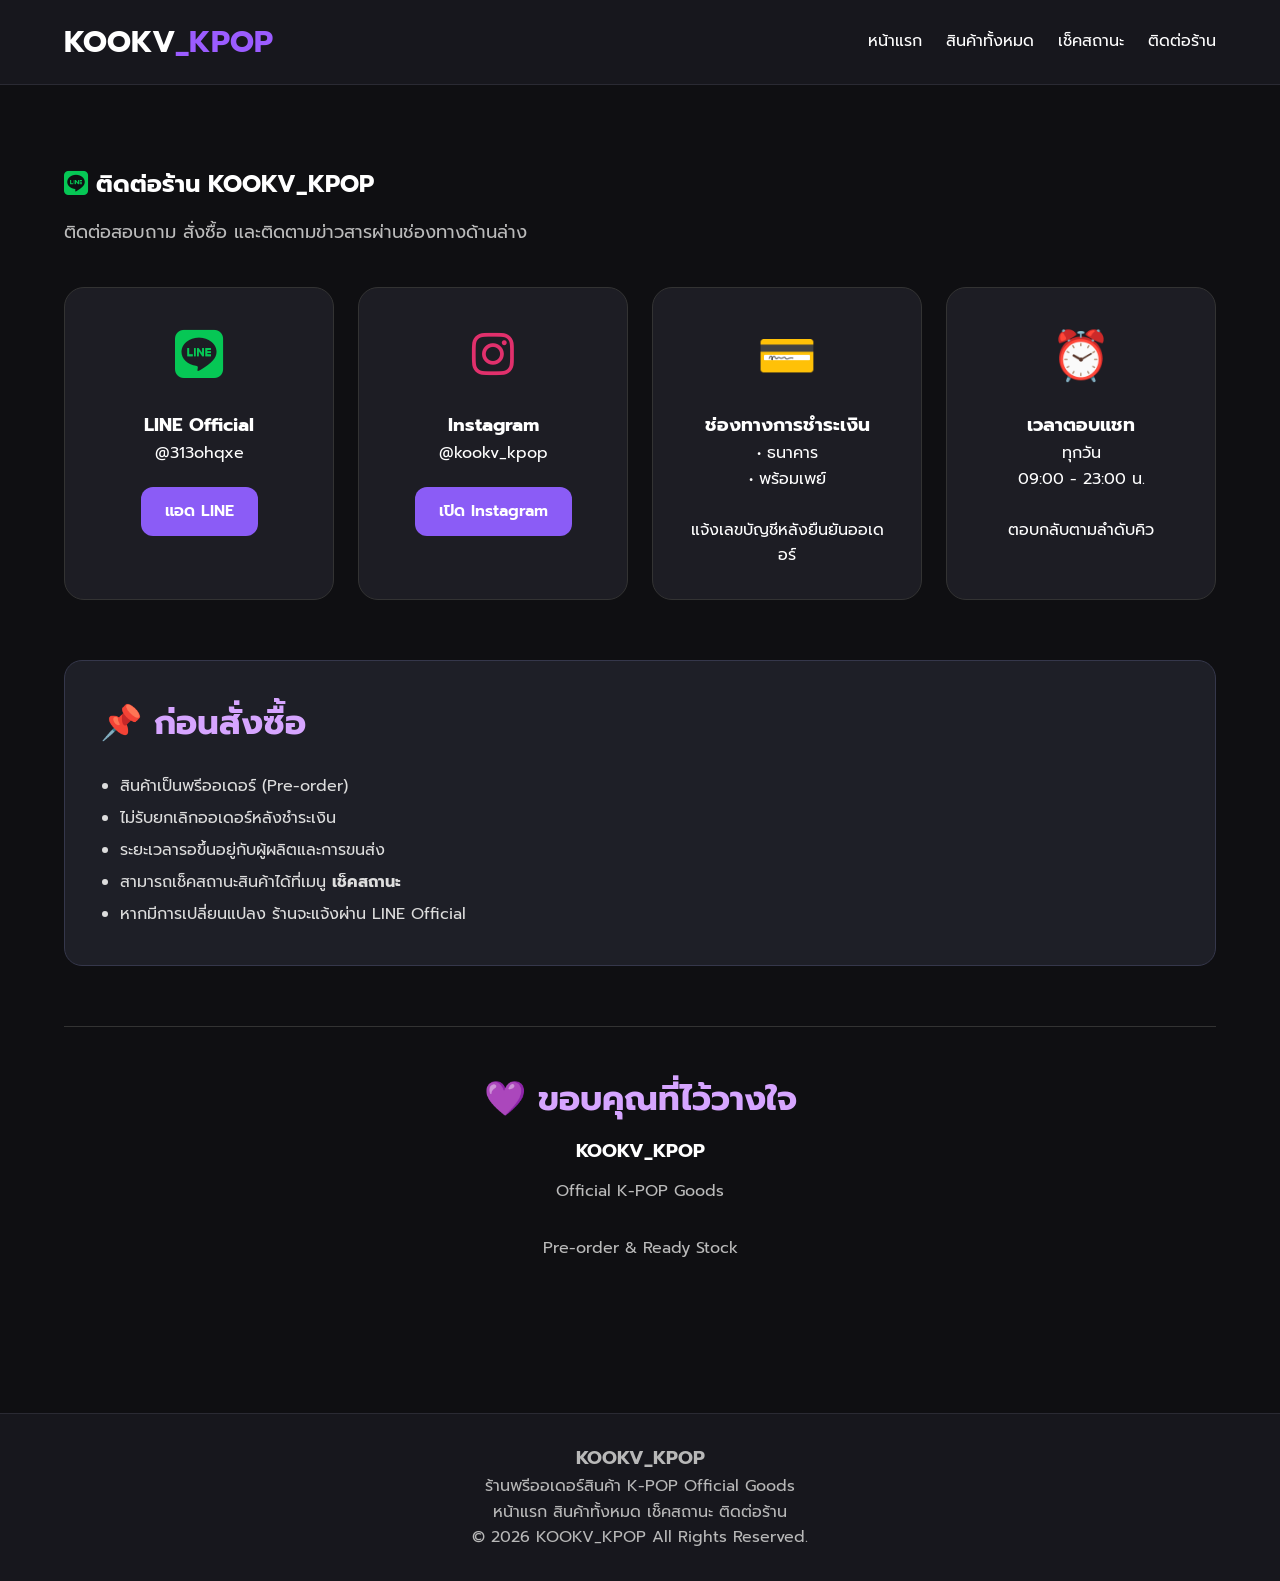
<file: contact.html>
<!DOCTYPE html>
<html lang="th">

<head>

<meta charset="UTF-8">
<meta name="viewport" content="width=device-width, initial-scale=1.0">

<title>ติดต่อร้าน | KOOKV_KPOP</title>

<link rel="stylesheet" href="style.css">

<link rel="preconnect" href="https://fonts.googleapis.com">
<link rel="preconnect" href="https://fonts.gstatic.com" crossorigin>

<link href="https://fonts.googleapis.com/css2?family=Prompt:wght@300;400;500;600;700&display=swap" rel="stylesheet">

<link rel="stylesheet"
href="https://cdnjs.cloudflare.com/ajax/libs/font-awesome/6.7.2/css/all.min.css">

</head>

<body>

<header class="navbar">

<div class="container">

<div class="logo">
KOOKV<span>_KPOP</span>
</div>

<nav>

<ul>

<li><a href="index.html">หน้าแรก</a></li>
<li><a href="products.html">สินค้าทั้งหมด</a></li>
<li><a href="track.html">เช็คสถานะ</a></li>
<li><a href="contact.html" class="active">ติดต่อร้าน</a></li>

</ul>

</nav>

</div>

</header>

<section class="contact-page">

<div class="container">

<h1>
<i class="fa-brands fa-line line-icon"></i>
ติดต่อร้าน KOOKV_KPOP
</h1>

<p class="contact-desc">
ติดต่อสอบถาม สั่งซื้อ และติดตามข่าวสารผ่านช่องทางด้านล่าง
</p>

<div class="contact-grid">

<!-- LINE -->

<a
href="https://line.me/R/ti/p/@313ohqxe"
target="_blank"
class="contact-card">

<div class="icon line-icon">
<i class="fa-brands fa-line"></i>
</div>

<h3>LINE Official</h3>

<p>@313ohqxe</p>

<span class="btn">
แอด LINE
</span>

</a>

<!-- Instagram -->

<a
href="https://instagram.com/kookv_kpop"
target="_blank"
class="contact-card">

<div class="icon ig-icon">
<i class="fa-brands fa-instagram"></i>
</div>

<h3>Instagram</h3>

<p>@kookv_kpop</p>

<span class="btn">
เปิด Instagram
</span>

</a>

<!-- Payment -->

<div class="contact-card">

<div class="icon">
💳
</div>

<h3>ช่องทางการชำระเงิน</h3>

<p>

• ธนาคาร<br>
• พร้อมเพย์

<br><br>

แจ้งเลขบัญชีหลังยืนยันออเดอร์

</p>

</div>

<!-- Chat -->

<div class="contact-card">

<div class="icon">
⏰
</div>

<h3>เวลาตอบแชท</h3>

<p>

ทุกวัน

<br>

09:00 - 23:00 น.

<br><br>

ตอบกลับตามลำดับคิว

</p>

</div>

</div>

<section class="contact-note">

<h2>📌 ก่อนสั่งซื้อ</h2>

<ul>

<li>สินค้าเป็นพรีออเดอร์ (Pre-order)</li>

<li>ไม่รับยกเลิกออเดอร์หลังชำระเงิน</li>

<li>ระยะเวลารอขึ้นอยู่กับผู้ผลิตและการขนส่ง</li>

<li>สามารถเช็คสถานะสินค้าได้ที่เมนู <strong>เช็คสถานะ</strong></li>

<li>หากมีการเปลี่ยนแปลง ร้านจะแจ้งผ่าน LINE Official</li>

</ul>

</section>

<div class="contact-thanks">

<h2>💜 ขอบคุณที่ไว้วางใจ</h2>

<h3>KOOKV_KPOP</h3>

<p>

Official K-POP Goods

<br><br>

Pre-order & Ready Stock

</p>

</div>

</div>

</section>

<footer>

<div class="container">

<div class="footer-content">

<h3>KOOKV_KPOP</h3>

<p>
ร้านพรีออเดอร์สินค้า K-POP Official Goods
</p>

<div class="footer-menu">

<a href="index.html">หน้าแรก</a>

<a href="products.html">สินค้าทั้งหมด</a>

<a href="track.html">เช็คสถานะ</a>

<a href="contact.html">ติดต่อร้าน</a>

</div>

<p class="copyright">
© 2026 KOOKV_KPOP All Rights Reserved.
</p>

</div>

</div>

</footer>

</body>

</html>
</file>
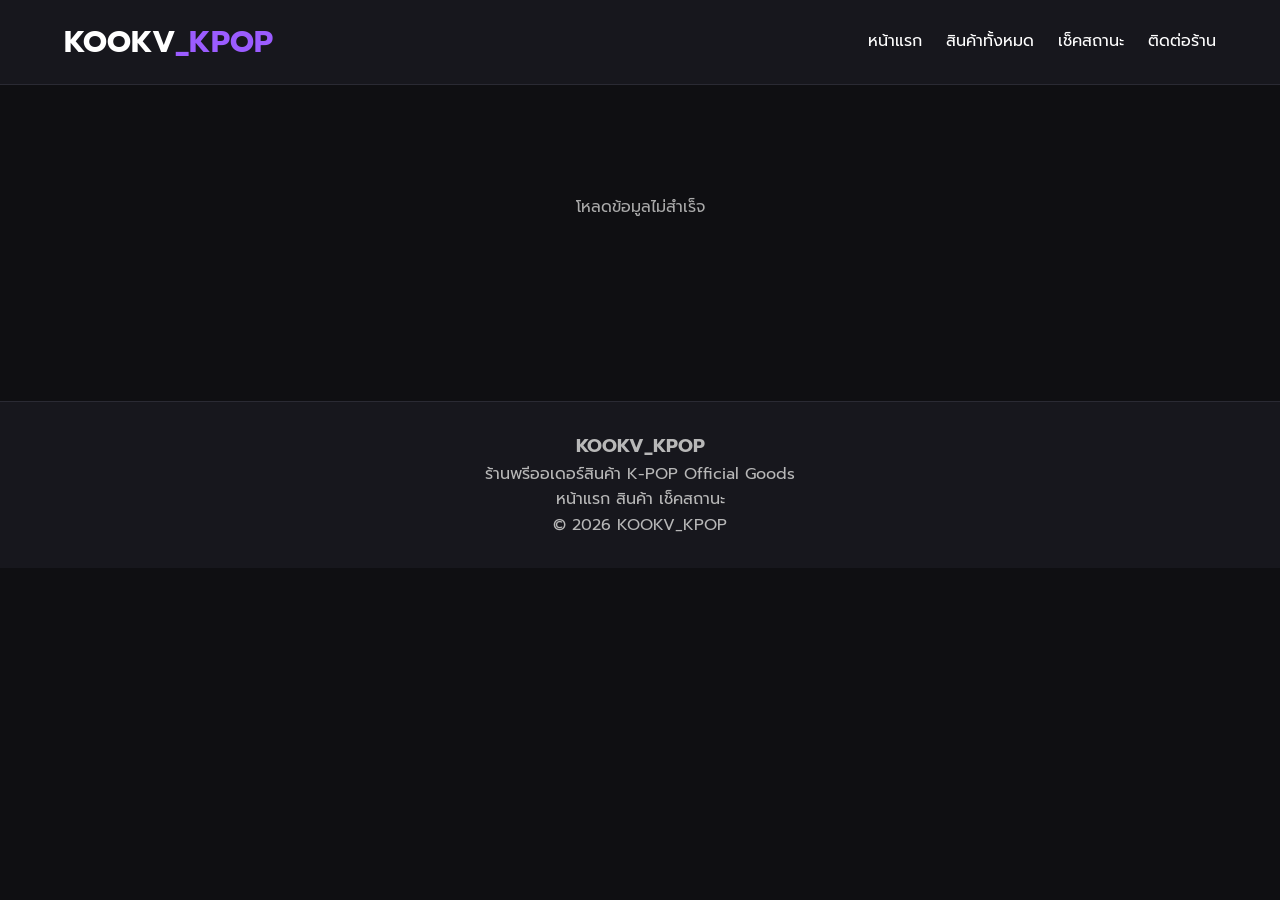
<file: product.html>
<!DOCTYPE html>
<html lang="th">
<head>
    <meta charset="UTF-8">
    <meta name="viewport" content="width=device-width, initial-scale=1.0">
    <title>รายละเอียดสินค้า | KOOKV_KPOP</title>

    <link rel="stylesheet" href="style.css">

    <link rel="preconnect" href="https://fonts.googleapis.com">
    <link rel="preconnect" href="https://fonts.gstatic.com" crossorigin>

    <link href="https://fonts.googleapis.com/css2?family=Prompt:wght@300;400;500;600;700&display=swap" rel="stylesheet">
</head>

<body>

<header class="navbar">
    <div class="container">

        <div class="logo">
            KOOKV<span>_KPOP</span>
        </div>

        <nav>
            <ul>
                <li><a href="index.html">หน้าแรก</a></li>
                <li><a href="products.html">สินค้าทั้งหมด</a></li>
                <li><a href="track.html">เช็คสถานะ</a></li>
                <li><a href="contact.html">ติดต่อร้าน</a></li>
            </ul>
        </nav>

    </div>
</header>

<section>

    <div class="container">

        <div id="productDetail">

            <div class="loading">
                กำลังโหลดข้อมูลสินค้า...
            </div>

        </div>

    </div>

</section>

<footer class="footer">

    <div class="container">

        <h3>KOOKV_KPOP</h3>

        <p>ร้านพรีออเดอร์สินค้า K-POP Official Goods</p>

        <div class="footer-menu">
            <a href="index.html">หน้าแรก</a>
            <a href="products.html">สินค้า</a>
            <a href="track.html">เช็คสถานะ</a>
        </div>

        <p class="copyright">
            © 2026 KOOKV_KPOP
        </p>

    </div>

</footer>

<script src="config.js"></script>
<script src="product.js"></script>

</body>
</html>
</file>
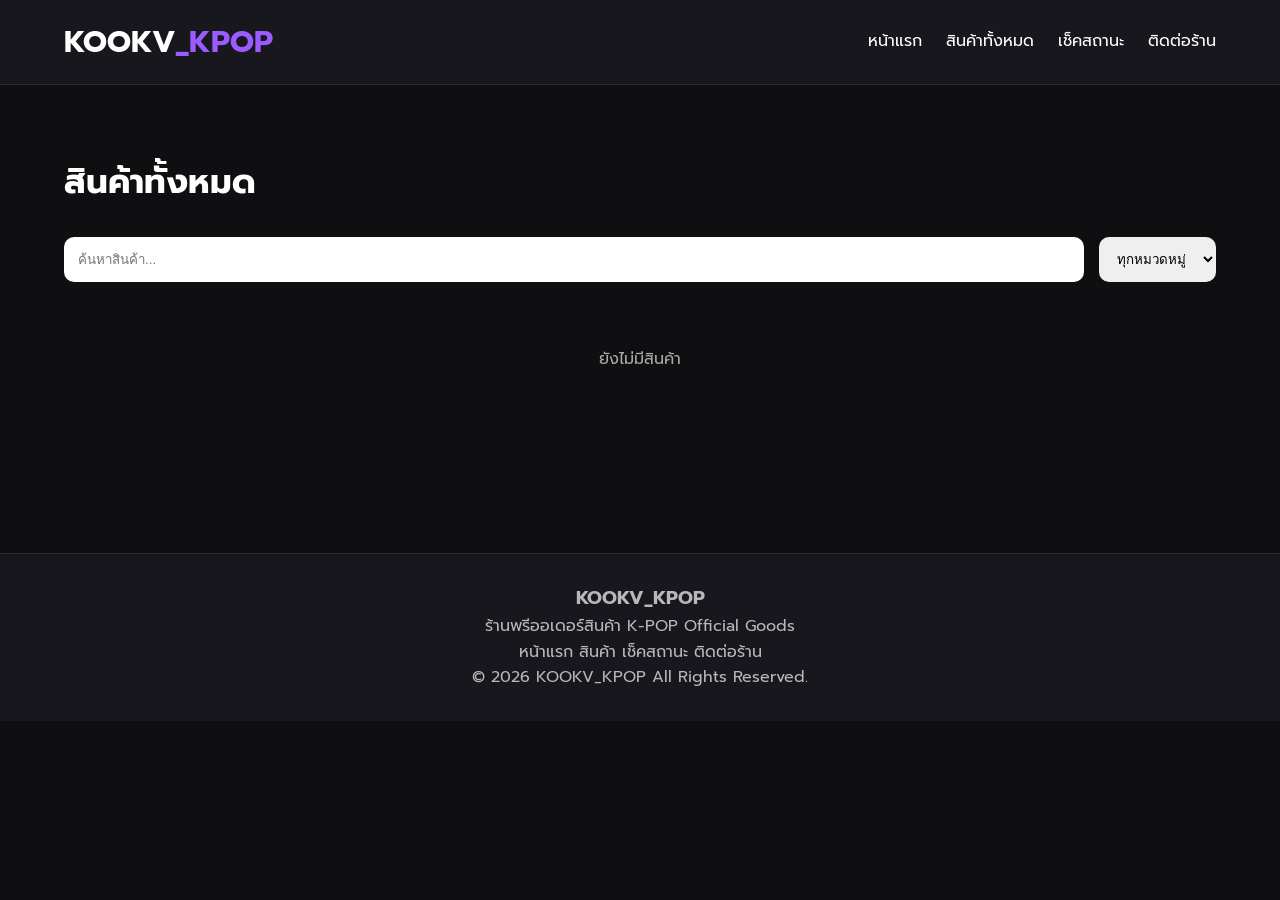
<file: products.html>
<!DOCTYPE html>
<html lang="th">

<head>

<meta charset="UTF-8">

<meta name="viewport" content="width=device-width, initial-scale=1.0">

<title>สินค้าทั้งหมด | KOOKV_KPOP</title>

<link rel="stylesheet" href="style.css">

<link rel="preconnect" href="https://fonts.googleapis.com">

<link rel="preconnect" href="https://fonts.gstatic.com" crossorigin>

<link href="https://fonts.googleapis.com/css2?family=Prompt:wght@300;400;500;600;700&display=swap" rel="stylesheet">

</head>

<body>

<header class="navbar">

<div class="container">

<div class="logo">
KOOKV<span>_KPOP</span>
</div>

<nav>

<ul>

<li><a href="index.html">หน้าแรก</a></li>

<li><a href="products.html">สินค้าทั้งหมด</a></li>

<li><a href="track.html">เช็คสถานะ</a></li>

<li><a href="contact.html">ติดต่อร้าน</a></li>

</ul>

</nav>

</div>

</header>

<section>

<div class="container">

<h2>สินค้าทั้งหมด</h2>

<div style="margin:25px 0;display:flex;gap:15px;flex-wrap:wrap;">

<input
type="text"
id="searchBox"
placeholder="ค้นหาสินค้า..."
style="flex:1;padding:14px;border-radius:10px;border:none;">

<select
id="categoryFilter"
style="padding:14px;border-radius:10px;border:none;">

<option value="">ทุกหมวดหมู่</option>

</select>

</div>

<div
id="productsContainer"
class="product-grid">

<div class="loading">

กำลังโหลดสินค้า...

</div>

</div>

</div>

</section>
<footer class="footer">

    <div class="container">

        <h3>KOOKV_KPOP</h3>

        <p>
            ร้านพรีออเดอร์สินค้า K-POP Official Goods
        </p>

        <div class="footer-menu">

            <a href="index.html">หน้าแรก</a>

            <a href="products.html">สินค้า</a>

            <a href="track.html">เช็คสถานะ</a>

            <a href="contact.html">ติดต่อร้าน</a>

        </div>

        <p class="copyright">

            © 2026 KOOKV_KPOP All Rights Reserved.

        </p>

    </div>

</footer>

<script src="config.js"></script>

<script src="products.js"></script>

</body>

</html>
</file>
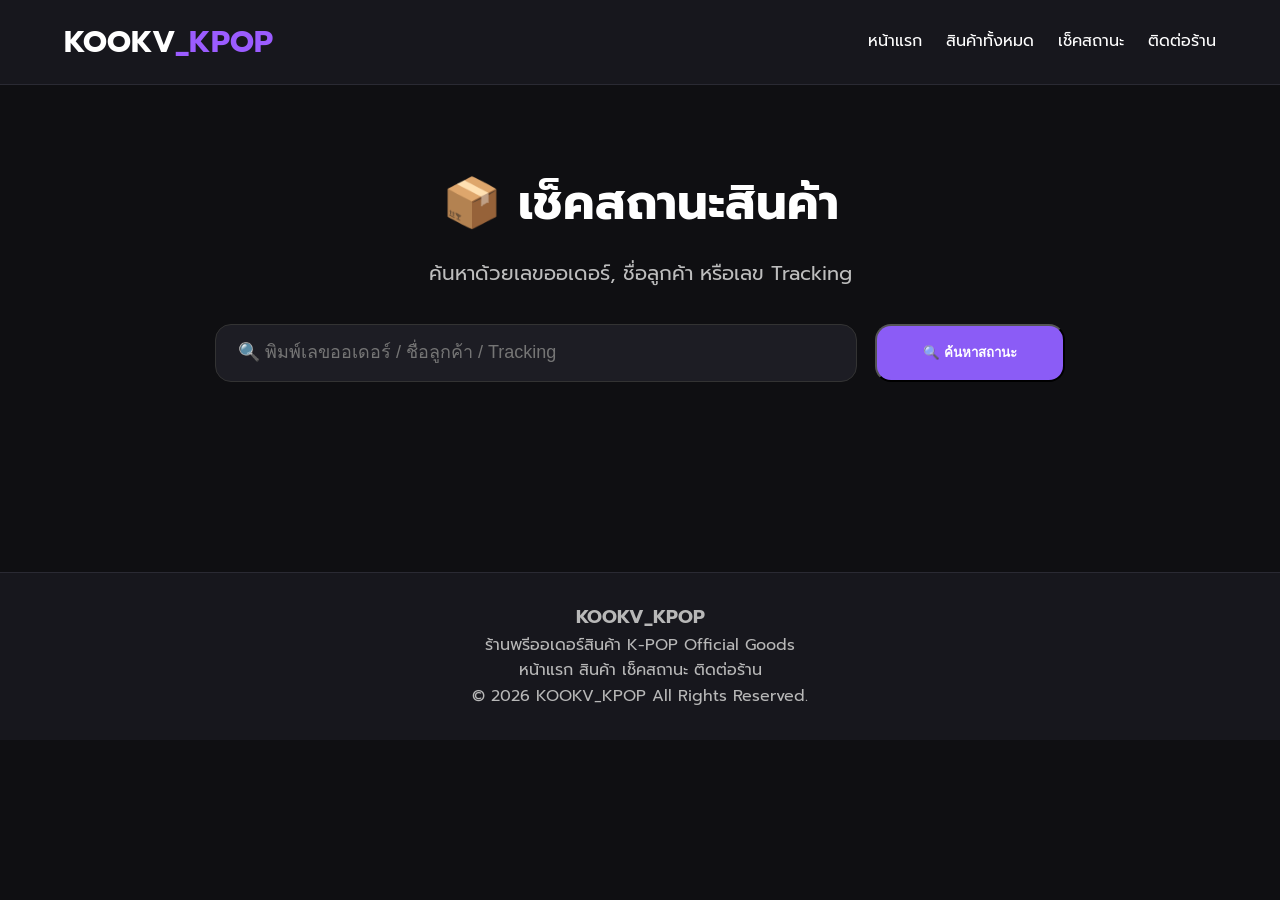
<file: track.html>
<!DOCTYPE html>
<html lang="th">

<head>

<meta charset="UTF-8">
<meta name="viewport" content="width=device-width, initial-scale=1.0">

<title>เช็คสถานะสินค้า | KOOKV_KPOP</title>

<link rel="stylesheet" href="style.css">

<link rel="preconnect" href="https://fonts.googleapis.com">
<link rel="preconnect" href="https://fonts.gstatic.com" crossorigin>

<link href="https://fonts.googleapis.com/css2?family=Prompt:wght@300;400;500;600;700&display=swap" rel="stylesheet">

</head>

<body>

<header class="navbar">

<div class="container">

<div class="logo">
KOOKV<span>_KPOP</span>
</div>

<nav>

<ul>

<li><a href="index.html">หน้าแรก</a></li>

<li><a href="products.html">สินค้าทั้งหมด</a></li>

<li><a href="track.html" class="active">เช็คสถานะ</a></li>

<li><a href="contact.html">ติดต่อร้าน</a></li>

</ul>

</nav>

</div>

</header>


<section class="track-page">

    <div class="container">

        <h1>📦 เช็คสถานะสินค้า</h1>

        <p class="track-desc">
            ค้นหาด้วยเลขออเดอร์, ชื่อลูกค้า หรือเลข Tracking
        </p>

        <div class="track-search">

            <input
                type="text"
                id="searchInput"
                placeholder="🔍 พิมพ์เลขออเดอร์ / ชื่อลูกค้า / Tracking">

            <button id="searchBtn" class="btn">
                🔍 ค้นหาสถานะ
            </button>

        </div>

        <div id="result"></div>

    </div>

</section>


<footer class="footer">

<div class="container">

<h3>KOOKV_KPOP</h3>

<p>
ร้านพรีออเดอร์สินค้า K-POP Official Goods
</p>

<div class="footer-menu">

<a href="index.html">หน้าแรก</a>

<a href="products.html">สินค้า</a>

<a href="track.html">เช็คสถานะ</a>

<a href="contact.html">ติดต่อร้าน</a>

</div>

<p class="copyright">

© 2026 KOOKV_KPOP All Rights Reserved.

</p>

</div>

</footer>


<script src="config.js"></script>
<script src="track.js"></script>

</body>

</html>
</file>
<file: style.css>
/* =====================================
   KOOKV_KPOP V3
   ===================================== */

*{
    margin:0;
    padding:0;
    box-sizing:border-box;
}

html{
    scroll-behavior:smooth;
}

body{
    font-family:'Prompt',sans-serif;
    background:#0f0f12;
    color:#ffffff;
    line-height:1.6;
}

img{
    max-width:100%;
    display:block;
}

a{
    text-decoration:none;
    color:inherit;
}

.container{
    width:90%;
    max-width:1200px;
    margin:auto;
}

/* =====================================
   Navbar
   ===================================== */

.navbar{
    position:sticky;
    top:0;
    z-index:999;
    background:#17171d;
    border-bottom:1px solid #2a2a33;
}

.navbar .container{
    display:flex;
    justify-content:space-between;
    align-items:center;
    padding:18px 0;
}

.logo{
    font-size:30px;
    font-weight:700;
}

.logo span{
    color:#9b5cff;
}

nav ul{
    list-style:none;
    display:flex;
    gap:24px;
}

nav a{
    transition:.25s;
}

nav a:hover{
    color:#9b5cff;
}

/* =====================================
   Hero Banner
   ===================================== */

.hero{
    min-height:520px;
    display:flex;
    align-items:center;
    justify-content:center;
    text-align:center;
   
    background-color:#18181d;
    background-size:cover;
    background-position:center;
    background-repeat:no-repeat;
   
    position:relative;
    overflow:hidden;
}

.hero::before{

    content:"";

    position:absolute;
    inset:0;

    background:
    linear-gradient(rgba(0,0,0,.55),
    rgba(0,0,0,.65));
    z-index:1;

}

#heroImage{

    position:absolute;
    top:0;
    left:0;

    width:100%;
    height:100%;

    object-fit:cover;

    z-index:0;

}

.hero-content{

    position:relative;
    z-index:2;
   
    width:90%;
    max-width:800px;

}

.hero h1{

    font-size:56px;
    margin-bottom:15px;

}

.hero p{

    color:#dddddd;
    font-size:20px;
    margin-bottom:28px;

}

/* =====================================
   Button
   ===================================== */

.btn{

    display:inline-block;

    background:#8b5cf6;

    color:#fff;

    padding:14px 34px;

    border-radius:40px;

    font-weight:600;

    transition:.25s;

}

.btn:hover{

    background:#6d28d9;

}

/* =====================================
   Section
   ===================================== */

section{

    padding:70px 0;

}

section h2{

    font-size:34px;
    margin-bottom:28px;

}

.loading{

    text-align:center;
    padding:40px;
    color:#aaaaaa;

}

/* =====================================
   Search
   ===================================== */

.search-area{

    display:flex;
    gap:15px;
    flex-wrap:wrap;
    margin:25px 0;

}

.search-area input{

    flex:1;

    padding:14px;

    border:none;

    border-radius:10px;

    font-size:15px;

}

.search-area select{

    padding:14px;

    border:none;

    border-radius:10px;

    min-width:220px;

}

/* =====================================
   Product Grid
   ===================================== */

.product-grid{

    display:grid;

    grid-template-columns:
    repeat(auto-fit,minmax(260px,1fr));

    gap:25px;

}

/* =====================================
   Product Card
   ===================================== */

.product-card{

    display:block;

    background:#1b1b22;

    border-radius:18px;

    overflow:hidden;

    transition:.3s;

    border:1px solid transparent;

}

.product-card:hover{

    transform:translateY(-8px);

    border-color:#9b5cff;

    box-shadow:0 10px 30px rgba(155,92,255,.25);

}

.product-card img{

    width:100%;

    height:320px;

    object-fit:cover;

}

.product-info{

    padding:18px;

}

.product-name{

    font-size:18px;

    font-weight:600;

    margin-bottom:10px;

}

.product-price{

    color:#b388ff;

    font-size:24px;

    font-weight:700;

    margin-bottom:14px;

}

.product-status{

    display:inline-block;

    padding:6px 12px;

    border-radius:30px;

    font-size:14px;

    font-weight:600;

}

.status-open{

    background:#22c55e;

}

.status-close{

    background:#ef4444;

}

.status-coming{

    background:#f59e0b;

}

/* =====================================
   Announcement
   ===================================== */

.announcement-list{

    display:flex;
    flex-direction:column;
    gap:18px;

}

.announcement{

    background:#1b1b22;

    border-left:5px solid #8b5cf6;

    padding:18px;

    border-radius:12px;

}

.announcement h3{

    margin-bottom:8px;
    font-size:20px;

}

.announcement p{

    color:#d5d5d5;

}

/* =====================================
   Product Detail
   ===================================== */

.product-detail{

    display:grid;

    grid-template-columns:1fr 1fr;

    gap:40px;

    align-items:start;

}

.product-image img{

    width:100%;

    border-radius:20px;

    background:#1b1b22;

}

.product-content h1{

    font-size:34px;

    margin-bottom:16px;

}

.product-content .price{

    color:#b388ff;

    font-size:30px;

    font-weight:700;

    margin-bottom:20px;

}

.product-content .description{

    color:#d4d4d4;

    margin-bottom:24px;

    white-space:pre-wrap;

}

.product-content table{

    width:100%;

    border-collapse:collapse;

}

.product-content td{

    padding:12px 0;

    border-bottom:1px solid #2a2a33;

}

/* =====================================
   Track Order
   ===================================== */

.track-box{

    max-width:650px;

    margin:auto;

    background:#1b1b22;

    border-radius:18px;

    padding:30px;

}

.track-box input{

    width:100%;

    padding:14px;

    border:none;

    border-radius:10px;

    margin-bottom:15px;

}

.track-result{

    margin-top:25px;

    background:#15151b;

    border-radius:12px;

    padding:18px;

}

.track-result h3{

    margin-bottom:12px;

}

/* =====================================
   Footer
   ===================================== */

footer{

    margin-top:70px;

    background:#17171d;

    border-top:1px solid #2a2a33;

}

footer .container{

    text-align:center;

    padding:30px 0;

    color:#b8b8b8;

}

/* =====================================
   Utilities
   ===================================== */

.text-center{

    text-align:center;

}

.hidden{

    display:none;

}

.mt-20{

    margin-top:20px;

}

.mt-40{

    margin-top:40px;

}

.mb-20{

    margin-bottom:20px;

}

/* =====================================
   Responsive
   ===================================== */

@media(max-width:900px){

    .hero h1{

        font-size:42px;

    }

    .product-detail{

        grid-template-columns:1fr;

    }

}

@media(max-width:768px){

    .navbar .container{

        flex-direction:column;

        gap:15px;

    }

    nav ul{

        flex-wrap:wrap;

        justify-content:center;

        gap:14px;

    }

    .hero{

        min-height:420px;

    }

    .hero h1{

        font-size:34px;

    }

    .hero p{

        font-size:16px;

    }

    section{

        padding:50px 0;

    }

    section h2{

        font-size:28px;

    }

    .search-area{

        flex-direction:column;

    }

    .search-area input,

    .search-area select{

        width:100%;

    }

    .product-card img{

        height:280px;

    }

}

@media(max-width:480px){

    .container{

        width:94%;

    }

    .hero h1{

        font-size:28px;

    }

    .btn{

        width:100%;

        text-align:center;

    }

    .product-content h1{

        font-size:28px;

    }

    .product-content .price{

        font-size:24px;

    }

}

.contact-note{
    margin-top:60px;
    background:#1f1f29;
    border:1px solid #38384d;
    border-radius:18px;
    padding:30px;
}

.contact-note h2{
    margin-bottom:18px;
    color:#c89cff;
}

.contact-note ul{
    padding-left:20px;
    line-height:2;
    color:#ddd;
}

.contact-thanks{
    margin-top:50px;
    text-align:center;
    border-top:1px solid #333;
    padding-top:40px;
}

.contact-thanks h2{
    color:#c89cff;
    margin-bottom:10px;
}

.contact-thanks p{
    color:#bdbdbd;
    line-height:1.8;
}

.contact-note{
    margin-top:60px;
    background:#1e1f27;
    border:1px solid #35374b;
    border-radius:18px;
    padding:35px;
}

.contact-note h2{
    color:#d6a5ff;
    margin-bottom:20px;
}

.contact-note ul{
    padding-left:20px;
    line-height:2;
    color:#ddd;
}

.contact-thanks{
    margin-top:60px;
    text-align:center;
    border-top:1px solid #333;
    padding-top:45px;
}

.contact-thanks h2{
    color:#d6a5ff;
    margin-bottom:10px;
}

.contact-thanks h3{
    margin-bottom:10px;
}

.contact-thanks p{
    color:#bbb;
    line-height:1.8;
}

/* =========================
   CONTACT PAGE
========================= */

.contact-page{
    padding:80px 0;
}

.contact-desc{
    margin-top:15px;
    color:#bbb;
    font-size:18px;
}

.contact-grid{
    display:grid;
    grid-template-columns:repeat(auto-fit,minmax(260px,1fr));
    gap:24px;
    margin-top:40px;
}

.contact-card{
    background:#1d1d24;
    border:1px solid #333;
    border-radius:20px;
    padding:30px;
    text-align:center;
    color:#fff;
    text-decoration:none;
    transition:.3s;
}

.contact-card:hover{
    transform:translateY(-6px);
    border-color:#8b5cf6;
    box-shadow:0 0 20px rgba(139,92,246,.3);
}

.contact-card .icon{
    font-size:48px;
    margin-bottom:16px;
}

.contact-card .btn{
    display:inline-block;
    margin-top:20px;
    background:#8b5cf6;
    color:#fff;
    padding:12px 24px;
    border-radius:12px;
}

.contact-note{
    margin-top:60px;
    background:#1e1f27;
    border:1px solid #35374b;
    border-radius:18px;
    padding:35px;
}

.contact-thanks{
    margin-top:60px;
    text-align:center;
    border-top:1px solid #333;
    padding-top:45px;
}


/* =========================
   TRACK PAGE V2
========================= */

.track-page{
    padding:80px 0;
}

.track-page h1{
    text-align:center;
    font-size:48px;
    margin-bottom:15px;
}

.track-desc{
    text-align:center;
    color:#bdbdbd;
    font-size:20px;
    margin-bottom:35px;
}

.track-search{
    max-width:850px;
    margin:0 auto;
    display:flex;
    gap:18px;
    align-items:center;
}

.track-search input{
    flex:1;
    height:58px;
    padding:0 22px;
    font-size:18px;
    border:none;
    border-radius:16px;
    background:#1d1d24;
    color:#fff;
    border:1px solid #333;
}

.track-search input:focus{
    outline:none;
    border-color:#8b5cf6;
}

.track-search button{
    width:190px;
    height:58px;
    border-radius:16px;
}

#result{
    max-width:850px;
    margin:40px auto 0;
}

@media (max-width:768px){

.track-search{
    flex-direction:column;
}

.track-search button{
    width:100%;
}

}

/* =========================
   Order Note
========================= */

.order-note{

    margin-top:18px;

    background:#2a2a33;

    border-left:4px solid #8b5cf6;

    border-radius:12px;

    padding:16px;

    color:#ddd;

}

.line-icon{
    color:#06C755;
}

.ig-icon{
    color:#E1306C;
}
</file>
